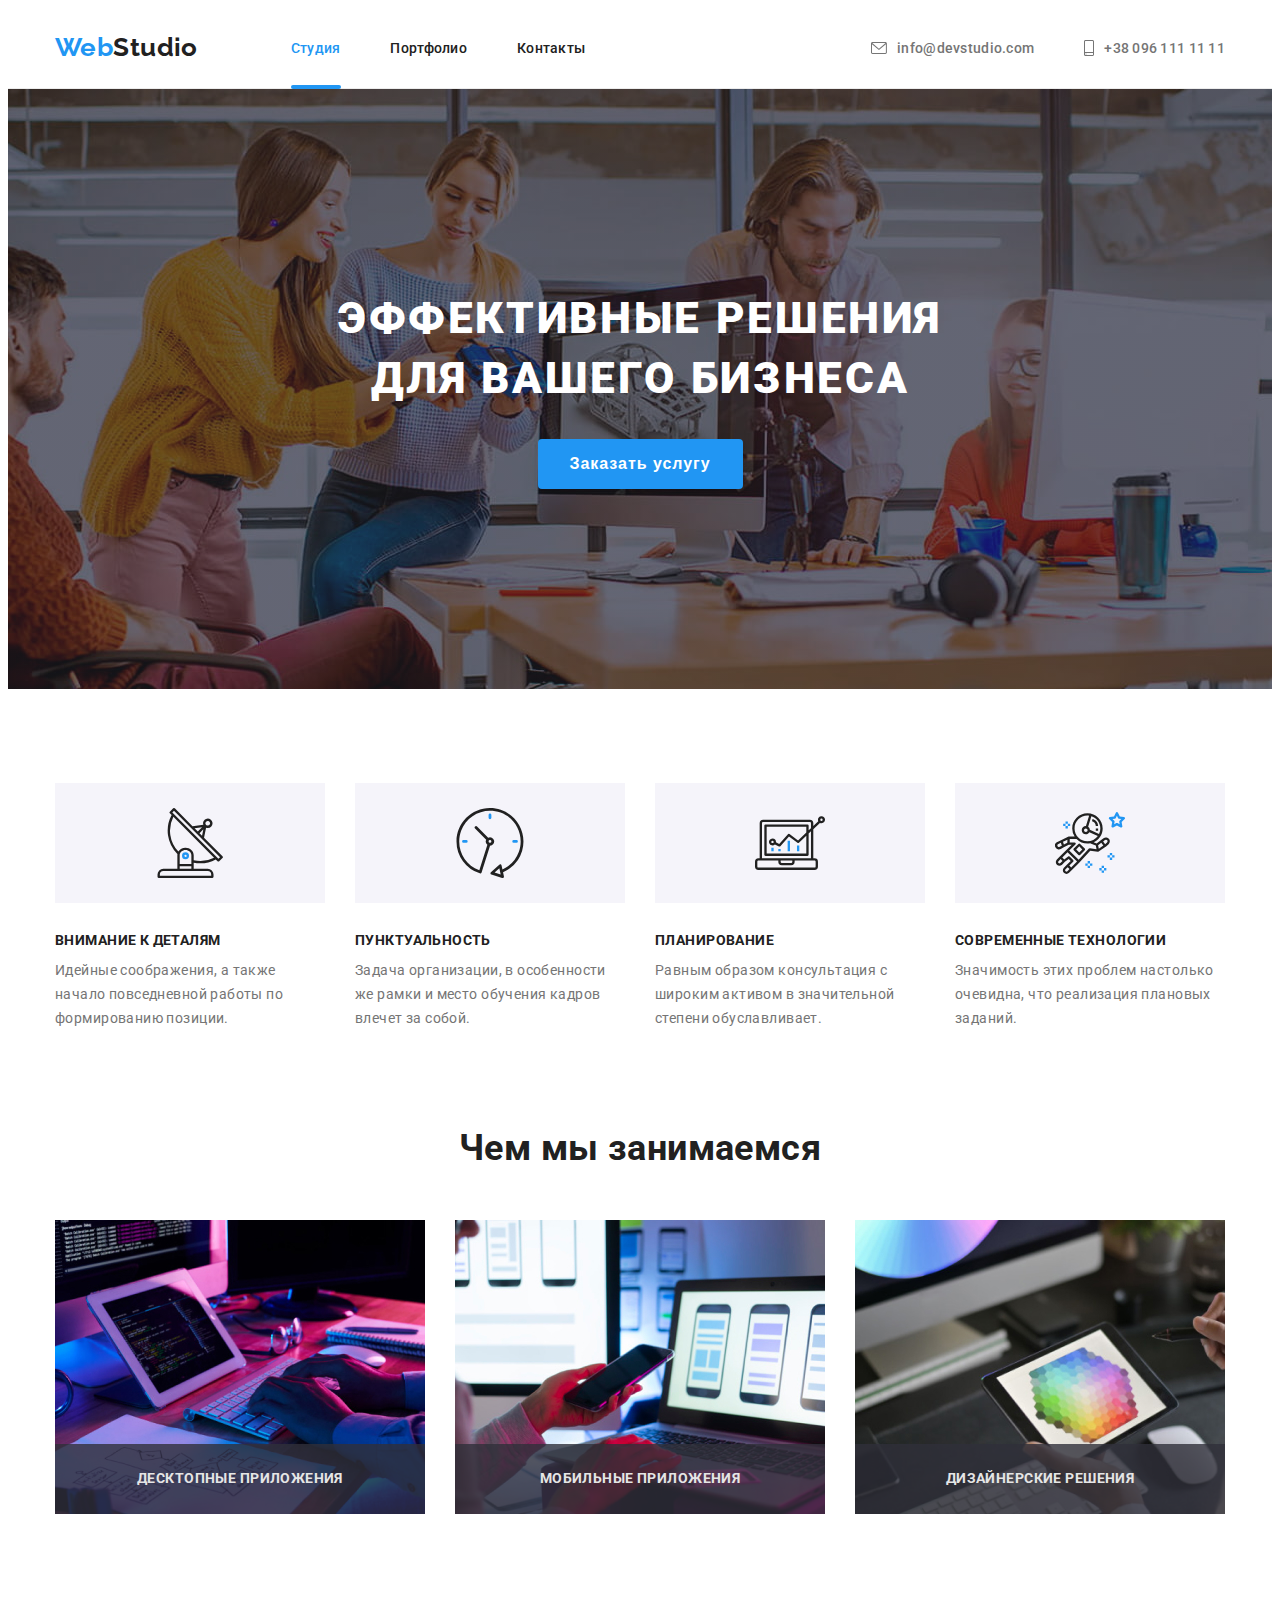
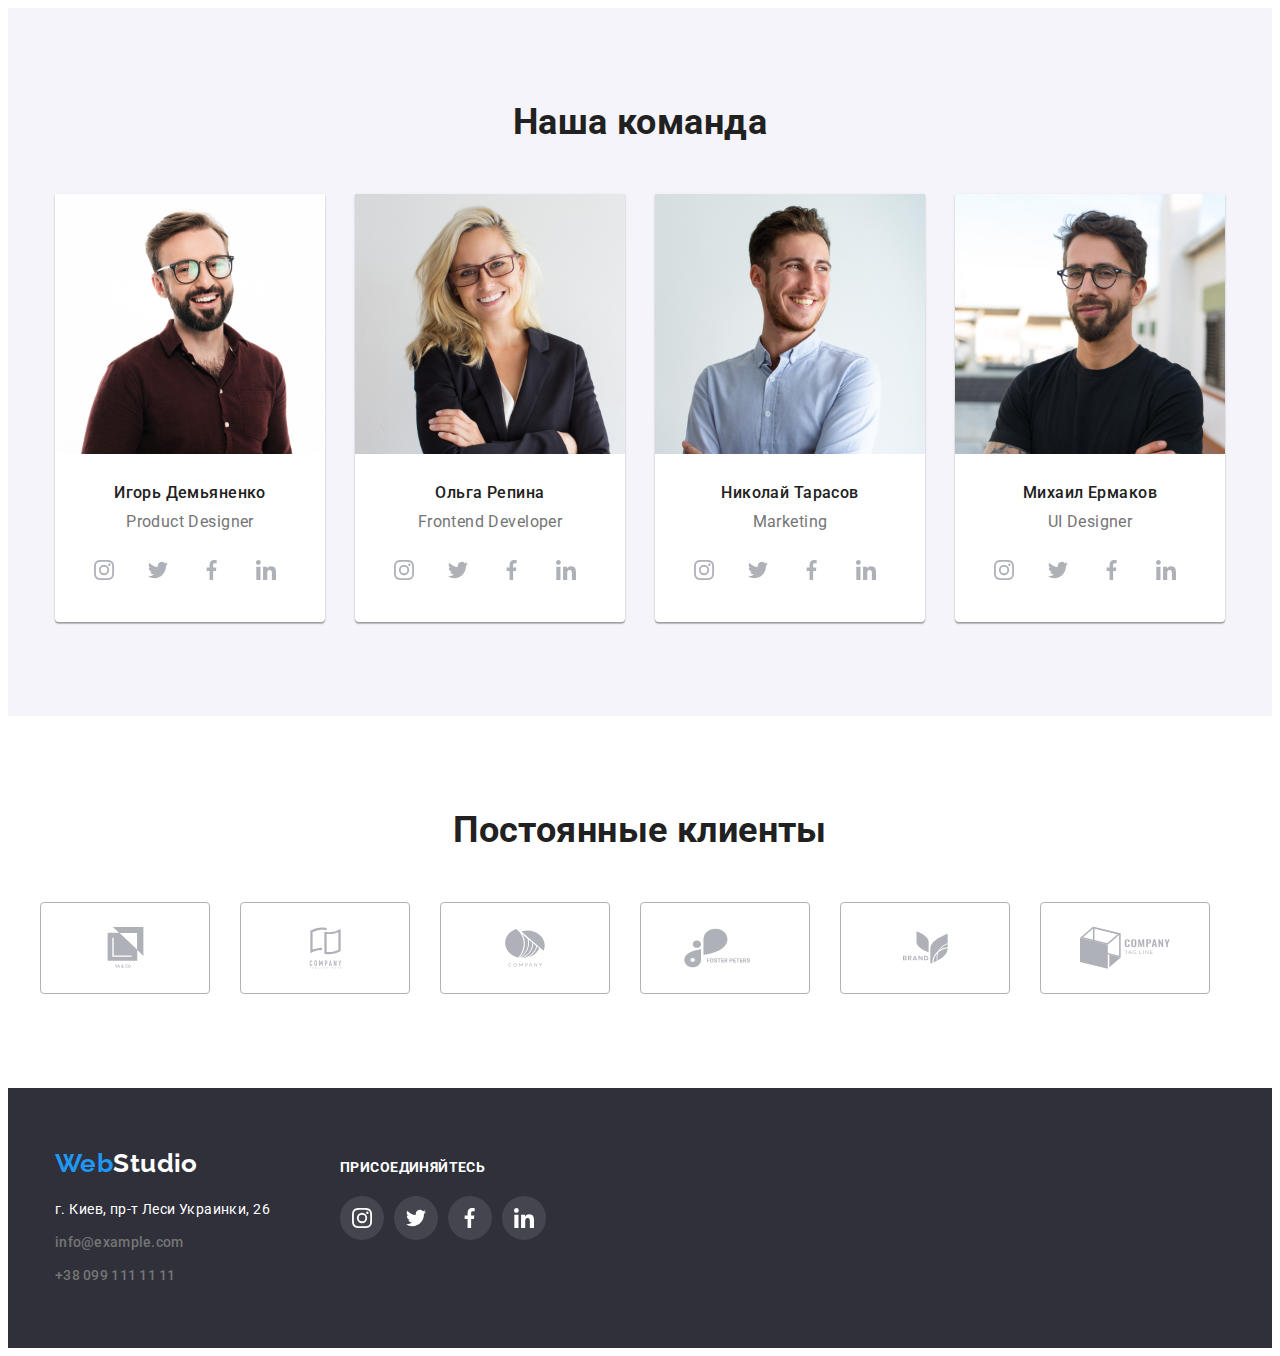
<file: index.html>
<!DOCTYPE html>
<html lang="ru">
<head>
    <meta charset="UTF-8">
    <meta http-equiv="X-UA-Compatible" content="IE=edge">
    <meta name="viewport" content="width=device-width, initial-scale=1.0">
    <title>Document</title>
    <link rel="preconnect" href="./https://fonts.googleapis.com">
<link rel="preconnect" href="https://fonts.gstatic.com" crossorigin>
<link href="https://fonts.googleapis.com/css2?family=Raleway:wght@700&family=Roboto:wght@400;500;700;900&display=swap" rel="stylesheet">
<link rel="stylesheet" href="https://cdnjs.cloudflare.com/ajax/libs/modern-normalize/1.1.0/modern-normalize.min.css"
    integrity="sha512-wpPYUAdjBVSE4KJnH1VR1HeZfpl1ub8YT/NKx4PuQ5NmX2tKuGu6U/JRp5y+Y8XG2tV+wKQpNHVUX03MfMFn9Q=="
    crossorigin="anonymous" referrerpolicy="no-referrer" />
<link rel="stylesheet" href="./style/style.css">
</head>
<body>
   
    <!-- Хедер -->
    <header class="header">
     <div class="container container-header">
        
        <nav class="nav">
          
         <a  class="logo logo-first" href="">
           <span class="web">Web</span>Studio
          </a>

         <ul class="nav-list">
            <li class="nav-item"><a class="link link-2 link-1" href="./index.html">Студия</a></li>
            <li class="nav-item"><a class="link link-2" href="./portfolio.html">Портфолио</a></li>
            <li class="nav-item"><a class="link link-2" href="">Контакты</a></li>
          
         </ul>
       </nav>
          <ul class="site-connection">
            <li class="nav-item">
                <a class="con con-mail link" href="mailto:info@devstudio.com">
                <svg class="mail-svg" width="16px" height="12px">
                    <use href="./images/sprite/symbol-defs.svg#mail"></use>
                </svg>
                info@devstudio.com</a>
            </li>
           
            <li class="nav-item">
                <a class="con con-tel link" href="tel:+380961111111">
                <svg class="tel-svg" width="10px" height="16px">
                    <use href="./images/sprite/symbol-defs.svg#telephone"></use>
                </svg>
                +38 096 111 11 11</a>
            </li>
          </ul>
      
    </div>
    </header>

    
     <main class="main">
<!-- Мейн секция -->  
        
        <section class="main-section">
     <div class="container">
            <h1 class="main-title">Эффективные решения для вашего бизнеса</h1>
            <button class="main-button" type="button" data-modal-open >Заказать услугу</button>
            
         </div>

        </section>
        
<!-- секция примущества -->
        <section class="section adva-section">
            <div class="container">
            <h2 hidden>Наши преимущества</h2>
            <ul class="adva-list">
               
                
                <li class="adva-item "> 
                    <div class="adva-svg">
                        <svg class="adv-svg">
                        <use href="./images/sprite/symbol-defs.svg#antenna">
                       
                        </use>

                        </svg>
                 </div>
                    <h3 class="adva-title">Внимание к деталям</h3>
                    <p class="adva-text">Идейные соображения, а также начало повседневной работы по формированию позиции.</p>

                </li>
                <li class="adva-item"> 
                    <div class="adva-svg">
                        <svg class="adv-svg">
                            <use href="./images/sprite/symbol-defs.svg#clock">
                    
                            </use>
                    
                        </svg>
                        </div>
                    <h3 class="adva-title">Пунктуальность</h3>
                    <p class="adva-text">Задача организации, в особенности же рамки и место обучения кадров влечет за собой.</p>

                </li>
                <li class="adva-item">
                    <div class="adva-svg">
                        <svg class="adv-svg">
                            <use href="./images/sprite/symbol-defs.svg#diagram">
                    
                            </use>
                    
                        </svg>
                        </div>
                    <h3 class="adva-title">Планирование</h3>
                    <p class="adva-text">Равным образом консультация с широким активом в значительной степени обуславливает.</p>
                </li>
                <li class="adva-item">
                    <div class="adva-svg">
                        <svg class="adv-svg">
                            <use href="./images/sprite/symbol-defs.svg#astronaut">
                    
                            </use>
                    
                        </svg>
                        </div>
                   <h3 class="adva-title">Современные технологии</h3>
                   <p class="adva-text">Значимость этих проблем настолько очевидна, что реализация плановых заданий.</p>
                </li>
            </ul>
            </div>
     </section>
 <!--чем мы заниаемся  -->
      <section class="section services-section">
        <div class="container">
            <h2 class="services">Чем мы занимаемся</h2>
            <ul class="services-list">
                <li class="services-item">
                    <div class="tumb">
                    <img class="services-img" src="./images/pages1/img1.jpg" alt="writes code" width="370">
                    <p class="label">Десктопные приложения</p>
                </div>
                </li>
                <li class="services-item">
                    <div class="tumb">
                    <img class="services-img" src="./images/pages1/img2.jpg" alt="telephone" width="370">
                    <p class="label">Мобильные приложения</p>
                </div>
                </li>
                <li class="services-item">
                    <div class="tumb">
                    <img class="services-img" src="./images/pages1/img3.jpg" alt="color palette" width="370">
                  <p class="label">Дизайнерские решения</p>
                </div>
                </li>

             
            </ul>
</div>
        </section>
<!-- наша команда -->
        <section class="section team-section">
            <div class="container">
            <h2 class="team">Наша команда</h2>
         <ul class="people-list">
                <li class="people-item">
                    
                    <img class="people-img" src="./images/pages1/face1.jpg" alt="face_igor" width="270">
                    
                    <h3 class="people-title">Игорь Демьяненко</h3>
                    <p class="people-skil">Product Designer</p>
            
                 <ul class="socials-list">
                        <li class="socials-item">
                            <a class="socials-link social-link-instagram" href=""><svg class="socials-icon" width="20px" height="20px">
                                <use href="./images/sprite/symbol-defs.svg#instagram"></use>
                            </svg>
                            </a>
                            </li>
                            
                        <li class="socials-item">
                            <a class="socials-link social-link-twitter" href="" ><svg class="socials-icon" width="20px" height="20px">
                                <use href="./images/sprite/symbol-defs.svg#twitter"></use>
                            </svg></a>
                        
                
                        </li>
                        <li class="socials-item">
                            <a  class="socials-link social-link-facebook" href=""><svg class="socials-icon" width="20px" height="20px">
                                <use href="./images/sprite/symbol-defs.svg#facebook"></use>
                            </svg></a>
                           
                        </li>
                        <li class="socials-item">
                            <a class="socials-link social-link-linkedin" href=""><svg class="socials-icon" width="20px" height="20px">
                                <use href="./images/sprite/symbol-defs.svg#linkedin"></use></svg></a>
                        </li>
                        
                    </ul>      
                
                </li>
                            
               <li class="people-item">
                    <img class="people-img" src="./images/pages1/face2.jpg" alt="girl" width="270">
                    <h3 class="people-title">Ольга Репина</h3>
                    <p class="people-skil">Frontend Developer</p>
                    <ul class="socials-list">
                        <li class="socials-item">
                            <a class="socials-link social-link-instagram" href=""><svg class="socials-icon" width="20px" height="20px">
                                    <use href="./images/sprite/symbol-defs.svg#instagram"></use>
                                </svg>
                                </a>
                        </li>
                    
                        <li class="socials-item">
                            <a class="socials-link social-link-twitter" href=""><svg class="socials-icon" width="20px" height="20px">
                                    <use href="./images/sprite/symbol-defs.svg#twitter"></use>
                                </svg></a>
                    
                    
                        </li>
                        <li class="socials-item">
                            <a class="socials-link social-link-facebook" href=""><svg class="socials-icon" width="20px" height="20px">
                                    <use href="./images/sprite/symbol-defs.svg#facebook"></use>
                                </svg></a>
                    
                        </li>
                        <li class="socials-item">
                            <a class="socials-link social-link-linkedin" href=""><svg class="socials-icon" width="20px" height="20px">
                                    <use href="./images/sprite/symbol-defs.svg#linkedin"></use>
                                </svg></a>
                        </li>
                    
                    </ul>

               </li>
               <li class="people-item">
                    <img class="people-img" src="./images/pages1/face3.jpg" alt="face_nikolay" width="270">
                    <h3 class="people-title">Николай Тарасов</h3>
                    <p class="people-skil">Marketing</p>
                    <ul class="socials-list">
                        <li class="socials-item">
                            <a class="socials-link social-link-instagram" href=""><svg class="socials-icon" width="20px" height="20px">
                                    <use href="./images/sprite/symbol-defs.svg#instagram"></use>
                                </svg>
                                </a>
                        </li>
                    
                        <li class="socials-item">
                            <a class="socials-link social-link-twitter" href=""><svg class="socials-icon" width="20px" height="20px">
                                    <use href="./images/sprite/symbol-defs.svg#twitter"></use>
                                </svg></a>
                    
                    
                        </li>
                        <li class="socials-item">
                            <a class="socials-link social-link-facebook" href=""><svg class="socials-icon" width="20px" height="20px">
                                    <use href="./images/sprite/symbol-defs.svg#facebook"></use>
                                </svg></a>
                    
                        </li>
                        <li class="socials-item">
                            <a class="socials-link social-link-linkedin" href=""><svg class="socials-icon" width="20px" height="20px">
                                    <use href="./images/sprite/symbol-defs.svg#linkedin"></use>
                                </svg></a>
                        </li>
                    
                    </ul>
               </li>
                 <li class="people-item">
                  <img class="people-img" src="./images/pages1/face4.jpg" alt="face_michail" width="270">
                    <h3 class="people-title">Михаил Ермаков</h3>
                    <p class="people-skil">UI Designer</p>
                    <ul class="socials-list">
                        <li class="socials-item">
                            <a class="socials-link social-link-instagram" href=""><svg class="socials-icon" width="20px" height="20px">
                                    <use href="./images/sprite/symbol-defs.svg#instagram"></use>
                                </svg>
                               </a>
                            </li>
                    
                        <li class="socials-item">
                            <a class="socials-link social-link-twitter" href=""><svg class="socials-icon" width="20px" height="20px">
                                    <use href="./images/sprite/symbol-defs.svg#twitter"></use>
                                </svg></a>
                    
                    
                        </li>
                        <li class="socials-item">
                            <a class="socials-link social-link-facebook" href=""><svg class="socials-icon" width="20px" height="20px">
                                    <use href="./images/sprite/symbol-defs.svg#facebook"></use>
                                </svg></a>
                    
                        </li>
                        <li class="socials-item">
                            <a class="socials-link social-link-linkedin" href=""><svg class="socials-icon" width="20px" height="20px">
                                    <use href="./images/sprite/symbol-defs.svg#linkedin"></use>
                                </svg></a>
                        </li>
                    
                    </ul>
                 </li>
 
       </ul>
            </div>
        </section>
        <section class="section">
            <h2 class="team">Постоянные клиенты</h2>
            <ul class="client">
                <li class="client-item">
                   <a class="grp-0">
                    <svg class="group" width="41px" height="47px">
                      <use href="./images/sprite/symbol-defs.svg#group"></use>
                      
                    </svg>
                </a>
                </li>
                <li class="client-item">
                    <a class="grp-0">
                    <svg class="group" width="41px" height="52px">
                        <use href="./images/sprite/symbol-defs.svg#group-1" ></use>
                    </svg>
                </a>
                </li>
                <li class="client-item">
                    <a class="grp-0">
                    <svg class="group" width="44px" height="41px">
                        <use href="./images/sprite/symbol-defs.svg#group-2"
                        ></use>
                    </svg>
                </a>
                </li>
                <li class="client-item">
                    <a class="grp-0">
                    <svg class="group" width="84px" height="40px">
                        <use href="./images/sprite/symbol-defs.svg#group-3"></use>
                    </svg>
                </a>
                </li>
                <li class="client-item">
                    <a class="grp-0">
                    <svg class="group" width="63px" height="45px">
                        <use href="./images/sprite/symbol-defs.svg#group-4"
                       ></use>
                    </svg>
                </a>
                </li>
                <li class="client-item">
                    <a class="grp-0">
                    <svg class="group" width="94px" height="43px">
                        <use href="./images/sprite/symbol-defs.svg#group-5"></use>
                    </svg>
                </a>
                </li>
            </ul>
        </section>
      </main>
  <!--футер  -->
    <footer class="footer">
        <div class="container container-footer">
            <div class="hd">
        <a class="logo log-sec" href="">

        <span class="web">Web</span>Studio
        </a>
        <address class="address">
           
            <ul class="address-list">
                <li class="address-item">
                     <p class="address-street">г. Киев, пр-т Леси Украинки, 26</p> 
                </li>
                <li class="address-item">
                    <a class="address-con con link " href="mailto:info@example.com">info@example.com</a>
                    
                </li>
                <li class="address-item">
                    <a class="address-con con link" href="tel:+380991111111">+38 099 111 11 11</a>
                </li>
            </ul>
           </address>
            </div>
        
        <div class="fot-div-link">
         <p class="foot-link-social">присоединяйтесь</p>
        
         <ul class="socials-list">
                        <li class="socials-item">
                            <a class="socials-link social-link-2" href=""><svg class="socials-icon" width="20px" height="20px">
                                <use href="./images/sprite/symbol-defs.svg#instagram"></use>
                            </svg>
                            </a>
                            </li>
                            
                        <li class="socials-item">
                            <a class="socials-link social-link-2" href=""><svg class="socials-icon" width="20px" height="20px">
                                <use href="./images/sprite/symbol-defs.svg#twitter"></use>
                            </svg></a>
                        
                
                        </li>
                        <li class="socials-item">
                            <a  class="socials-link social-link-2" href=""><svg class="socials-icon" width="20px" height="20px">
                                <use href="./images/sprite/symbol-defs.svg#facebook"></use>
                            </svg></a>
                           
                        </li>
                        <li class="socials-item">
                            <a class="socials-link social-link-2" href=""><svg class="socials-icon" width="20px" height="20px">
                                <use href="./images/sprite/symbol-defs.svg#linkedin"></use></svg></a>
                        </li>
                        
                    </ul>      
                
               
     </div>
        </div>
       
         
    </footer>
    <div class="backdrop is-hidden" data-modal>
        <div class="modal">
            <p></p>
            <button class="batoni" type="button" data-modal-close> X </button>
        </div>
    </div>
    <script src="./js/modal.js"></script>
</body>

</html>
</file>
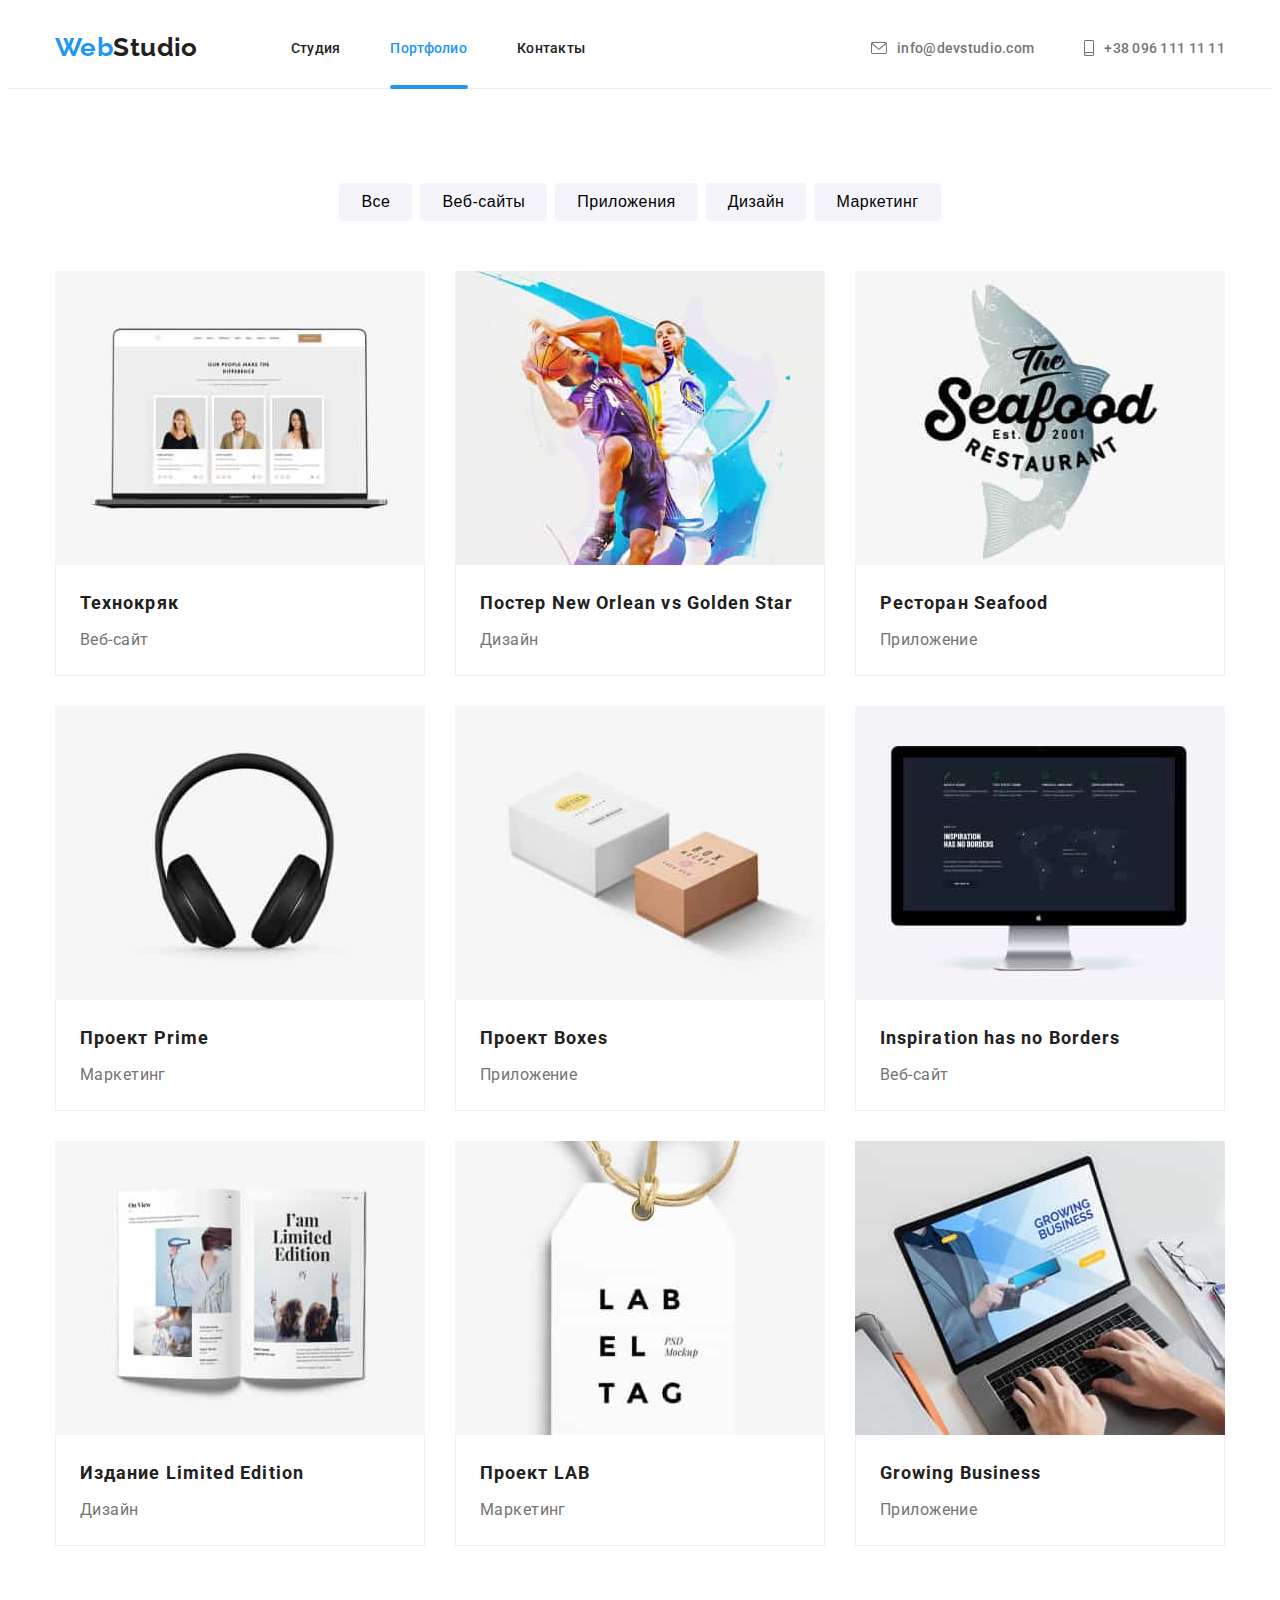
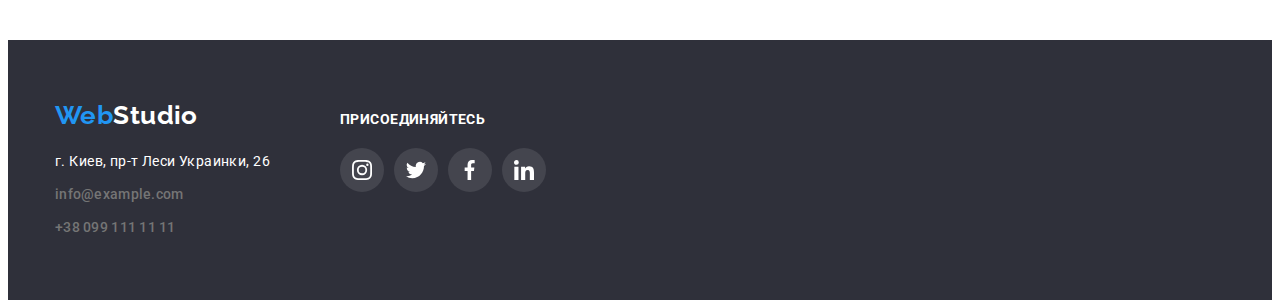
<file: portfolio.html>
<!DOCTYPE html>
<html lang="ru">
<head>
    <meta charset="UTF-8">
    <meta http-equiv="X-UA-Compatible" content="IE=edge">
    <meta name="viewport" content="width=device-width, initial-scale=1.0">
    <title>Document</title>
   
    <link rel="preconnect" href="./https://fonts.googleapis.com">
    <link rel="preconnect" href="https://fonts.gstatic.com" crossorigin>
    <link href="https://fonts.googleapis.com/css2?family=Raleway:wght@700&family=Roboto:wght@400;500;700;900&display=swap"
        rel="stylesheet">
   <link rel="stylesheet" href="https://cdnjs.cloudflare.com/ajax/libs/modern-normalize/1.1.0/modern-normalize.min.css"
     integrity="sha512-wpPYUAdjBVSE4KJnH1VR1HeZfpl1ub8YT/NKx4PuQ5NmX2tKuGu6U/JRp5y+Y8XG2tV+wKQpNHVUX03MfMFn9Q=="
      crossorigin="anonymous" referrerpolicy="no-referrer" />
    <link rel="stylesheet" href="style/style.css">
</head>
<body>
    <header class="header">
        <div class="container container-header">
    
            <nav class="nav">
    
                <a class="logo logo-first" href="">
                    <span class="web">Web</span>Studio
                </a>
    
                <ul class="nav-list">
                    <li class="nav-item"><a class="link link-2 " href="./index.html">Студия</a></li>
                    <li class="nav-item"><a class="link link-2 link-1" href="./portfolio.html">Портфолио</a></li>
                    <li class="nav-item"><a class="link link-2" href="">Контакты</a></li>
    
                </ul>
            </nav>
            <ul class="site-connection">
                <li class="nav-item">
                    <a class="con con-mail link" href="mailto:info@devstudio.com">
                        <svg class="mail-svg" width="16px" height="12px">
                            <use href="./images/sprite/symbol-defs.svg#mail"></use>
                        </svg>
                        info@devstudio.com</a>
                </li>
            
                <li class="nav-item">
                    <a class="con con-tel link" href="tel:+380961111111">
                        <svg class="tel-svg" width="10px" height="16px">
                            <use href="./images/sprite/symbol-defs.svg#telephone"></use>
                        </svg>
                        +38 096 111 11 11</a>
                </li>
            </ul>
        </div>
    </header>
  
    
        <main class="main-portfilio">
  <!--кнопки портфолио  -->
         <section class=" section content-section">
            <div class="container">
         <h1 hidden>Контент сайта</h1>
         <ul class="button-list">
            <li class="butten-item"> <button class="button" type="button">Все</button> </li>
            <li class="butten-item"><button class="button" type="button">Веб-сайты</button></li>
            <li class="butten-item"><button class="button" type="button">Приложения</button></li>
            <li class="butten-item"><button class="button" type="button">Дизайн</button></li>
            <li class="butten-item"><button class="button" type="button">Маркетинг</button></li>

         </ul>
   <!-- контент портфолио -->
            <ul class="content-list"> 
                <li class="content-item"> 
                   <a class="content-link" href=""> 
                    <div class="dd">
                    <img class="img-port" src="./images/portfolio/kon1.jpg" alt="Технокряк">
                    <p class="pp">Ресурс предлагает комплексные предложения с разным уровнем функционала и сервисов. Все это позволит
                        посетителю получить
                        исчерпывающие сведения  о компании или частном лице.</p>
                    </div>
                    <div class="content-div">
                    <h2 class="content-name">Технокряк</h2>
                    <p class="content-text">Веб-сайт</p>
                </div>
                </a>
                </li>
                <li class="content-item">
                  <a class="content-link" href="">
                    <div class="dd">
                          <img class="img-port" src="./images/portfolio/kon2.jpg" alt="Постер New Orlean vs Golden Star">
                    <p class="pp">Ресурс предлагает комплексные предложения с разным уровнем функционала и сервисов. Все это позволит
                        посетителю получить
                        исчерпывающие сведения  о компании или частном лице.</p>
                    </div>
                    <div class="content-div"> <h2 class="content-name">Постер New Orlean vs Golden Star</h2>
                <p class="content-text">Дизайн</p>
            </div>
                </a>
             </li>
                <li class="content-item">
                   <a class="content-link" href="">
                    <div class="dd">
                         <img class="img-port" src="./images/portfolio/kon3.jpg" alt="Ресторан Seafood">
                    <p class="pp">Ресурс предлагает комплексные предложения с разным уровнем функционала и сервисов. Все это позволит
                        посетителю получить
                        исчерпывающие сведения  о компании или частном лице.</p>
                    </div>
                    <div class="content-div"> <h2 class="content-name">Ресторан Seafood</h2>
                <p class="content-text">Приложение</p>
               </div>
                </a>
             </li>
           
                <li class="content-item">
                   <a class="content-link" href=""> 
                    <div class="dd">
                        <img  class="img-port" src="./images/portfolio/kon4.jpg" alt="Проект Prime" >
                    <p class="pp">Ресурс предлагает комплексные предложения с разным уровнем функционала и сервисов. Все это позволит
                        посетителю получить
                        исчерпывающие сведения  о компании или частном лице.</p>
                    </div>
                    <div class="content-div"> <h2 class="content-name">Проект Prime</h2>
                <p class="content-text">Маркетинг</p>
            </div>
                </a>
             </li>
                <li class="content-item">
                   <a class="content-link" href="">
                    <div class="dd">
                         <img class="img-port" src="./images/portfolio/kon5.jpg" alt="Проект Boxes">
                    <p class="pp">Ресурс предлагает комплексные предложения с разным уровнем функционала и сервисов. Все это позволит
                        посетителю получить
                        исчерпывающие сведения  о компании или частном лице.</p>
                    </div>
                    <div class="content-div"> <h2 class="content-name">Проект Boxes</h2>
                <p class="content-text">Приложение</p>
            </div>
                </a>
             </li>
                <li class="content-item">
                   <a class="content-link" href="">
                    <div class="dd">
                         <img  class="img-port" src="./images/portfolio/kon6.jpg" alt="Inspiration has no Borders" >
                    <p class="pp">Ресурс предлагает комплексные предложения с разным уровнем функционала и сервисов. Все это позволит
                        посетителю получить
                        исчерпывающие сведения  о компании или частном лице.</p>
                    </div>
                    <div class="content-div"> <h2 class="content-name">Inspiration has no Borders</h2>
                <p class="content-text">Веб-сайт</p>
            </div>
                </a>
             </li>
            
                <li class="content-item">
                   <a class="content-link" href="">
                       <div class="dd">
                        <img class="img-port" src="./images/portfolio/kon7.jpg" alt="Издание Limited Edition" >
                        <p class="pp">Ресурс предлагает комплексные предложения с разным уровнем функционала и сервисов. Все это позволит посетителю получить
                        исчерпывающие сведения  о компании или частном лице.</p>
                        </div>
                    <div class="content-div">  <h2 class="content-name">Издание Limited Edition</h2>
                    <p class="content-text">Дизайн</p>
                </div>
                    </a>
                    
                </li>
                <li class="content-item"> 
                    <a class="content-link" href=""> 
                        <div class="dd">  <img class="img-port" src="./images/portfolio/kon8.jpg" alt="Проект LAB" >
                        <p class="pp">Ресурс предлагает комплексные предложения с разным уровнем функционала и сервисов. Все это позволит
                            посетителю получить
                            исчерпывающие сведения  о компании или частном лице.</p>
                        </div>
                    <div class="content-div">  <h2 class="content-name">Проект LAB</h2>
                    <p class="content-text">Маркетинг</p>
                </div>
            </a>
                </li>
                <li class="content-item">
                  <a class="content-link" href="">
                      <div class="dd">

                   <img  class="img-port" src="./images/portfolio/kon9.jpg" alt="Growing Business" >
                    <p class="pp">Ресурс предлагает комплексные предложения с разным уровнем функционала и сервисов. Все это позволит
                        посетителю получить
                        исчерпывающие сведения  о компании или частном лице.</p>
                    </div>
                    <div class="content-div">  <h2 class="content-name">Growing Business</h2>
                    <p class="content-text">Приложение</p>
                </div>
                    </a>
                </li>
            </ul>

            </div>
         </section>
        </main>

  
        <footer class="footer">
            <div class="container container-footer">
                <div class="hd">
                    <a class="logo log-sec" href="">
        
                        <span class="web">Web</span>Studio
                    </a>
                    <address class="address">
        
                        <ul class="address-list">
                            <li class="address-item">
                                <p class="address-street">г. Киев, пр-т Леси Украинки, 26</p>
                            </li>
                            <li class="address-item">
                                <a class="address-con con link " href="mailto:info@example.com">info@example.com</a>
        
                            </li>
                            <li class="address-item">
                                <a class="address-con con link" href="tel:+380991111111">+38 099 111 11 11</a>
                            </li>
                        </ul>
                  </address>
            </div>
              
                <div class="fot-div-link">
                    <h3 class="foot-link-social">присоединяйтесь</h3>
        
                    <ul class="socials-list">
                        <li class="socials-item">
                            <a class="socials-link social-link-2" href=""><svg class="socials-icon" width="20px" height="20px">
                                    <use href="./images/sprite/symbol-defs.svg#instagram"></use>
                                </svg>
                                </a>
                        </li>
        
                        <li class="socials-item">
                            <a class="socials-link social-link-2" href=""><svg class="socials-icon" width="20px" height="20px">
                                    <use href="./images/sprite/symbol-defs.svg#twitter"></use>
                                </svg></a>
        
        
                        </li>
                        <li class="socials-item">
                            <a class="socials-link social-link-2" href=""><svg class="socials-icon" width="20px" height="20px">
                                    <use href="./images/sprite/symbol-defs.svg#facebook"></use>
                                </svg></a>
        
                        </li>
                        <li class="socials-item">
                            <a class="socials-link social-link-2" href=""><svg class="socials-icon" width="20px" height="20px">
                                    <use href="./images/sprite/symbol-defs.svg#linkedin"></use>
                                </svg></a>
                        </li>
        
                    </ul>
        
                    
                </div>
            </div>
        
        
        </footer>
   
</body>
</html>
</file>
<file: style/style.css>
:root {
  --main-color: rgba(33, 33, 33, 1);
  --background-futter-and-main: rgba(47, 48, 58, 1);
  --btn-portfolio: rgba(245, 244, 250, 1);

  --secondary-color: rgba(255, 255, 255, 1);
  --main-background-color: #e5e5e5;
  --hover-logo-btn-color: rgba(33, 150, 243, 1);
  --maint-text-color: rgba(117, 117, 117, 1);
  --main-font: Roboto, sans-serif;
  --secondary-font: Raleway;
  --svg-icon-color: rgba(175, 177, 184, 1);
}
body {
  font-family: var(--main-font);
  color: var(--main-color);
  background-color: var(--secondary-color);
  font-size: 14px;
  letter-spacing: 0.03em;
}

h1,
h2,
h3,
p,
ul {
  margin: 0;
  padding: 0;
}
.section {
  padding-top: 94px;
  padding-bottom: 94px;
}

li {
  list-style-type: none;
}
* {
  box-sizing: border-box;
}
img {
  display: block;
  max-width: 100%;
  height: auto;
}

.container {
  width: 1200px;
  margin: auto;
  padding: 0 15px;
}
/* LOGO */

.logo {
  font-family: var(--secondary-font);
  font-size: 26px;
  font-weight: bold;
  line-height: 1.17;
  color: var(--main-color);
  text-decoration: none;
}
.web {
  color: var(--hover-logo-btn-color);
}
.logo-first {
  display: flex;
  margin-right: 93px;
  padding-top: 24px;
}

/* header */
.header {
  border-bottom: 1px solid #ececec;
}

.nav {
  display: flex;
}

.nav-list {
  display: flex;
  align-items: center;
}

.site-connection {
  display: flex;
  align-items: center;
}
.container-header {
  display: flex;
  justify-content: space-between;
}

.link {
  position: relative;
  font-weight: 500;
  line-height: 1.17;
  color: var(--main-color);
  letter-spacing: 0.02em;
  text-decoration: none;
  display: block;
  transition-property: color;
  transition-duration: 250ms;
  transition-timing-function: cubic-bezier(0.4, 0, 0.2, 1);
}

.link-1::after,
.link-2:hover::after {
  position: absolute;
  bottom: -33px;

  content: '';
  height: 4px;
  width: 101%;
  background-color: var(--hover-logo-btn-color);
  border-radius: 2px;
  display: block;
}
.nav-item {
  margin-right: 50px;
  padding-bottom: 32px;
  padding-top: 32px;
}
.link-1 {
  color: var(--hover-logo-btn-color);
}

.nav-item:last-child {
  margin: 0;
}

.link:hover,
.link:focus {
  color: var(--hover-logo-btn-color);
}

.con {
  font-weight: 500;
  line-height: 1.17;
  letter-spacing: 0.02em;
  color: var(--maint-text-color);

  display: flex;
  text-align: center;
  align-items: center;
}

.mail-svg {
  fill: currentColor;
  margin-right: 10px;
}

.tel-svg {
  fill: currentColor;
  margin-right: 10px;
}

/* Main section */
.main-section {
  margin: 0 auto;
  padding-top: 200px;
  padding-bottom: 200px;
  text-align: center;
  background-color: var(--background-futter-and-main);
  height: 600px;
  max-width: 1600px;
  background-image: linear-gradient(to bottom, rgba(47, 48, 58, 0.4), rgba(47, 48, 58, 0.4)),
    url(../images/mainecard/main.jpg);
  background-repeat: no-repeat;
  background-size: cover;
  background-position: center;
}
.main-title {
  width: 696px;
  margin: auto;

  margin-left: auto;
  margin-right: auto;
  margin-bottom: 30px;

  font-weight: 900;
  font-size: 44px;
  line-height: 1.36;
  letter-spacing: 0.06em;
  color: var(--secondary-color);
  text-transform: uppercase;
}

.main-button {
  font-size: 16px;
  font-weight: 700;
  line-height: 1.87;
  letter-spacing: 0.06em;
  color: var(--secondary-color);
  cursor: pointer;
  background-color: var(--hover-logo-btn-color);

  padding: 10px 32px;
  border: 0;
  border-radius: 4px;
  box-shadow: 0px 4px 4px rgba(0, 0, 0, 0.15);
}
.main-button :hover :focus {
  transition: transform 250ms;
  transition-timing-function: cubic-bezier(0.4, 0, 0.2, 1);
  color: var(--hover-logo-btn-color);
}
/* Модальне вікно  */
.backdrop {
  position: fixed;
  top: 0;
  left: 0;
  width: 100%;
  height: 100%;
  background: rgba(0, 0, 0, 0.2);
}
.backdrop.is-hidden {
  opacity: 0;
  pointer-events: none;
  visibility: visible;
}
.modal {
  position: absolute;
  top: 50%;
  left: 50%;
  transform: translate(-50%, -50%);
  min-height: 581px;
  min-width: 528px;
  background-color: #fff;
  box-shadow: 0px 2px 1px 0px rgba(0, 0, 0, 0.2);

  box-shadow: 0px 1px 1px 0px rgba(0, 0, 0, 0.14);

  box-shadow: 0px 1px 3px 0px rgba(0, 0, 0, 0.12);
  border-radius: 4px;
}
.batoni {
  position: absolute;
  top: 0;
  right: 0;
  width: 30px;
  height: 30px;
  border: 1px solid rgba(0, 0, 0, 0.1);
  border-radius: 50%;
  background-color: #fff;
  margin: 8px 8px 0 0;
  cursor: pointer;
}
/* Наши преимущества */

.adva-list {
  display: flex;
  list-style-type: none;
}
.adva-title {
  font-weight: bold;
  line-height: 1.14;
  margin-bottom: 10px;
  width: 270px;
  height: 16px;
  text-transform: uppercase;
  font-size: 14px;
}
.adva-item {
  margin-right: 30px;
}
.adva-svg {
  height: 120px;
  align-items: center;
  margin-bottom: 30px;
  display: flex;
  justify-content: center;
  background-color: var(--btn-portfolio);
}

.adv-svg {
  width: 70px;
  height: 70px;
}

.adva-item :last-child {
  margin: 0;
}
.adva-text {
  width: 270px;
  height: 75px;

  line-height: 1.71;
  color: var(--maint-text-color);
}
/* чем мі занимаемся */
.services-section {
  padding-top: 0;
}
.services {
  margin-bottom: 50px;

  text-align: center;

  font-weight: bold;
  font-size: 36px;
  line-height: 1.16;
}
.services-list {
  display: flex;
}
.services-item {
  margin-right: 30px;
}

.services-item:last-child {
  margin: 0;
}

.tumb {
  position: relative;
}
.tumb > .label {
  width: 100%;
  position: absolute;
  bottom: 0;
  padding: 27px;
  background-color: rgba(47, 48, 58, 0.8);

  font-family: var(--main-font);
  font-weight: 700;
  font-size: 14px;
  line-height: 1.14;

  letter-spacing: 0.03em;
  text-transform: uppercase;
  color: var(--main-background-color);
  text-align: center;
}
/* Team */
.team-section {
  background-color: var(--btn-portfolio);
}
.team {
  text-align: center;
  margin-bottom: 50px;

  font-weight: bold;
  font-size: 36px;
  line-height: 1.166;
}
.people-list {
  display: flex;
}
.people-item {
  box-shadow: 0px 1px 3px rgba(0, 0, 0, 0.12), 0px 1px 1px rgba(0, 0, 0, 0.14),
    0px 2px 1px rgba(0, 0, 0, 0.2);
  border-radius: 0px 0px 4px 4px;

  background-color: var(--secondary-color);
  margin-right: 30px;
}
.people-item:last-child {
  margin: 0%;
}

.people-title {
  text-align: center;

  margin-bottom: 10px;

  font-weight: 500;
  font-size: 16px;
  line-height: 1.18;
}
.people-skil {
  text-align: center;
  margin-bottom: 16px;

  font-size: 16px;
  line-height: 1.18;
  color: var(--maint-text-color);
}
.people-img {
  width: 270px;
  height: 260px;
  margin-bottom: 30px;
}
.socials-link {
  display: flex;
  justify-content: center;
  align-items: center;

  margin-right: 10px;

  width: 44px;
  height: 44px;

  background-color: #fff;
  border-radius: 50%;
  fill: var(--svg-icon-color);

  transition-property: background-color;
  transition-duration: 250ms;
  transition-timing-function: cubic-bezier(0.4, 0, 0.2, 1);
}

.socials-link:hover {
  background-color: var(--hover-logo-btn-color);
  fill: var(--secondary-color);
}
.socials-link:focus {
  background-color: var(--hover-logo-btn-color);
  fill: var(--secondary-color);
}

.socials-list {
  display: flex;
  justify-content: center;
  margin-bottom: 30px;
}

/* постійні клієнти */
.client {
  display: flex;
  justify-content: center;
}
.client-item {
  margin-right: 30px;
}

.grp-0 {
  display: flex;
  width: 170px;
  height: 92px;
  border: 1px solid rgba(175, 177, 184, 1);
  align-items: center;
  justify-content: center;
  fill: var(--svg-icon-color);
  cursor: pointer;

  border-radius: 4px;

  transition-property: border-color;
  transition-duration: 250ms;
  transition-timing-function: cubic-bezier(0.4, 0, 0.2, 1);
}

.group {
  background-size: contain;
}
.grp-0:hover {
  border-color: var(--hover-logo-btn-color);

  fill: var(--hover-logo-btn-color);
}
.grp-0:focus {
  border-color: var(--hover-logo-btn-color);

  fill: var(--hover-logo-btn-color);
}

/* Футер */

.log-sec {
  margin-bottom: 20px;
  display: block;

  color: var(--secondary-color);
}

.footer {
  padding-top: 60px;
  padding-bottom: 60px;
  background-color: var(--background-futter-and-main);
}
.address {
  font-style: normal;
  margin-right: 70px;
}
.address-street {
  margin-bottom: 9px;
  line-height: 1.71;
  color: var(--secondary-color);
}
.address-item {
  margin-bottom: 9px;
}

.address-con {
  line-height: 1.71;
}
.address-item:last-child {
  margin: 0%;
}
.container-footer {
  display: flex;

  align-items: baseline;
}
.social-link-2 {
  background-color: rgba(255, 255, 255, 0.1);
  fill: var(--secondary-color);
}

.fot-link {
  display: flex;
}
.foot-link-social {
  color: var(--secondary-color);
  font-weight: bold;
  font-size: 14px;
  line-height: 1.14;
  letter-spacing: 0.03em;
  text-transform: uppercase;

  margin-bottom: 20px;
}
/* кнопки портфолио */
.button-list {
  display: flex;
  justify-content: center;

  margin-bottom: 50px;
}
.butten-item {
  margin-right: 8px;
}
.butten-item:last-child {
  margin: 0%;
}
.button {
  border: 0;
  border-radius: 4px;
  background: rgba(245, 244, 250, 1);

  padding: 6px 22px;

  font-weight: 500;
  font-size: 16px;
  line-height: 1.62;
  cursor: pointer;
  letter-spacing: 0.03em;

  transition-property: background-color;
  transition-property: box-shadow;
  transition-property: color;
  transition-duration: 250ms;
  transition-timing-function: cubic-bezier(0.4, 0, 0.2, 1);
}
.button:hover {
  color: var(--secondary-color);
  background-color: var(--hover-logo-btn-color);
  box-shadow: 0px 2px 2px 0px rgba(0, 0, 0, 0.12);

  box-shadow: 0px 1px 2px 0px rgba(0, 0, 0, 0.08);

  box-shadow: 0px 3px 1px 0px rgba(0, 0, 0, 0.1);
}
.button:focus {
  color: var(--secondary-color);
  background-color: var(--hover-logo-btn-color);
  box-shadow: 0px 2px 2px 0px rgba(0, 0, 0, 0.12);

  box-shadow: 0px 1px 2px 0px rgba(0, 0, 0, 0.08);

  box-shadow: 0px 3px 1px 0px rgba(0, 0, 0, 0.1);
}
/* контент портфолио */

.content-list {
  display: flex;
  flex-wrap: wrap;

  margin-right: -30px;
}
.main-portfilio {
  background-color: var(--secondary-color);
}

.content-name {
  margin-bottom: 4px;

  font-weight: bold;
  font-size: 18px;
  line-height: 2;
  letter-spacing: 0.06em;
  color: var(--main-color);
}
.content-text {
  font-size: 16px;
  line-height: 1.87;
  color: var(--maint-text-color);
}
.content-item a {
  text-decoration: none;
}
.content-item {
  margin-right: 30px;
  margin-bottom: 30px;
}
.content-item:nth-child(3n) {
  margin-right: 0;
}
.content-item:nth-last-child(-n + 3) {
  margin-bottom: 0;
}
.content-link {
  display: block;
  transition-property: box-shadow;
  transition-duration: 250ms;
  transition-timing-function: cubic-bezier(0.4, 0, 0.2, 1);
}
.content-link:hover {
  box-shadow: 1px 4px 6px 0px rgba(0, 0, 0, 0.16);

  box-shadow: 0px 4px 4px 0px rgba(0, 0, 0, 0.06);

  box-shadow: 0px 1px 1px 0px rgba(0, 0, 0, 0.12);
}

.content-div {
  padding-top: 20px;
  padding-left: 24px;
  padding-bottom: 20px;
  border-bottom: 1px solid #eeeeee;
  border-left: 1px solid #eeeeee;
  border-right: 1px solid #eeeeee;
}
.pp {
  position: absolute;
  width: 100%;
  height: 100%;

  transform: translateY(100%);
  left: 0;
  bottom: 0;
  display: flex;

  transition-duration: 250ms;
  transition-timing-function: cubic-bezier(0.4, 0, 0.2, 1);

  font-weight: 400;
  font-size: 18px;
  line-height: 1.55;
  letter-spacing: 0.03em;

  background: rgba(33, 150, 243, 0.9);
  color: var(--secondary-color);

  padding: 63px 24px;
}
.dd {
  position: relative;
  overflow: hidden;
}
.dd:hover .pp {
  transform: translateY(0);
}
</file>
